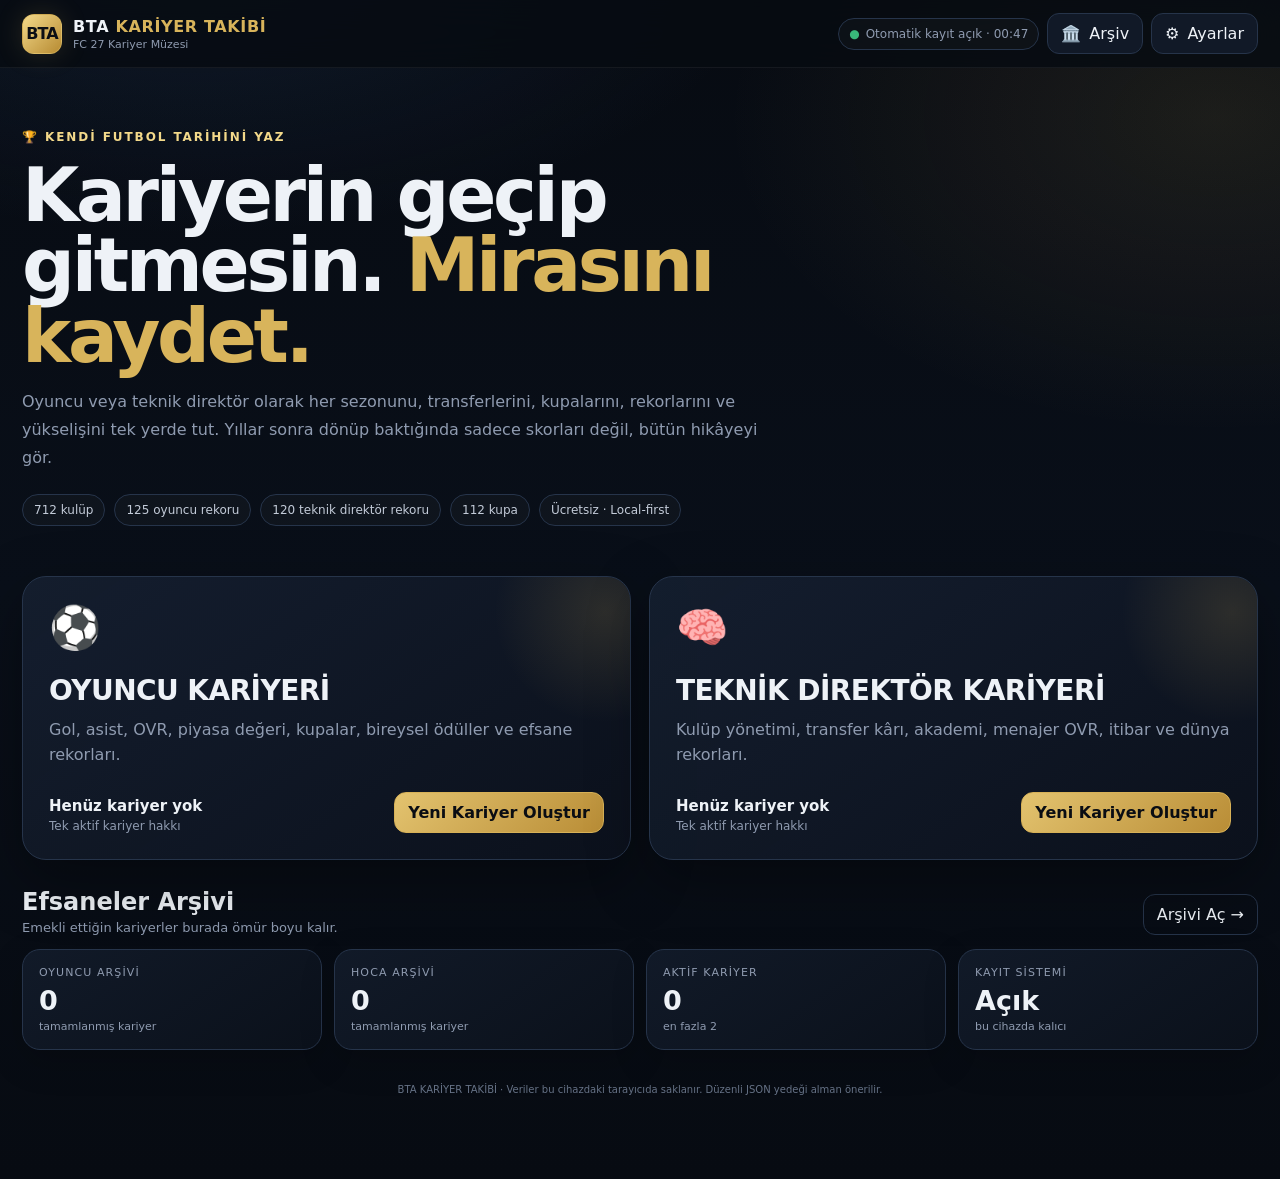
<file: bta-career/index.html>
<!doctype html>
<html lang="tr">
<head>
  <meta charset="utf-8">
  <meta name="viewport" content="width=device-width,initial-scale=1,viewport-fit=cover">
  <meta name="theme-color" content="#070b12">
  <meta name="description" content="BTA KARİYER TAKİBİ — FC 27 oyuncu ve teknik direktör kariyer müzesi.">
  <title>BTA KARİYER TAKİBİ</title>
  <link rel="stylesheet" href="./styles.css">
</head>
<body>
  <div id="app"></div>
  <div id="modal" class="modal-backdrop" aria-hidden="true"></div>
  <div id="toast" class="toast-zone" aria-live="polite"></div>
  <script src="./data.js"></script>
  <script src="./app.js"></script>
</body>
</html>
</file>
<file: bta-career/styles.css>
:root{
  --bg:#070b12;--bg2:#0c1220;--card:#111927;--card2:#162132;--line:#26344a;
  --text:#eef2f7;--muted:#8f9bb0;--gold:#d8b45b;--gold2:#f3d98a;--silver:#c3cbd8;
  --green:#39b77a;--red:#ef5f67;--blue:#62a7ff;--orange:#f0a35e;--purple:#9c7cff;
  --shadow:0 20px 60px rgba(0,0,0,.35);--r:18px;
}
*{box-sizing:border-box}html{background:var(--bg);color-scheme:dark;scroll-behavior:smooth}
body{margin:0;color:var(--text);font-family:Inter,ui-sans-serif,system-ui,-apple-system,BlinkMacSystemFont,"Segoe UI",sans-serif;background:
radial-gradient(900px 450px at 15% -5%,rgba(45,75,120,.24),transparent 65%),
radial-gradient(700px 450px at 95% 10%,rgba(216,180,91,.10),transparent 70%),
linear-gradient(180deg,#070b12,#090f19 50%,#070b12);min-height:100vh}
button,input,select,textarea{font:inherit}button{cursor:pointer}a{color:inherit}
#app{min-height:100vh}.shell{max-width:1440px;margin:0 auto;padding:0 22px 84px}
.topbar{position:sticky;top:0;z-index:40;background:rgba(7,11,18,.82);backdrop-filter:blur(18px);border-bottom:1px solid rgba(255,255,255,.06)}
.topbar-inner{max-width:1440px;margin:0 auto;display:flex;align-items:center;gap:18px;padding:13px 22px}
.brand{display:flex;align-items:center;gap:11px;min-width:0}.brandmark{width:40px;height:40px;border:1px solid rgba(216,180,91,.55);border-radius:12px;display:grid;place-items:center;font-weight:900;letter-spacing:-.06em;color:#0b0e14;background:linear-gradient(135deg,var(--gold2),#b78b32);box-shadow:0 0 28px rgba(216,180,91,.16)}
.brandtext{font-weight:900;letter-spacing:.04em}.brandtext span{color:var(--gold)}.subbrand{font-size:11px;color:var(--muted);margin-top:2px}
.top-actions{margin-left:auto;display:flex;align-items:center;gap:8px}.save-pill{font-size:12px;color:var(--muted);padding:8px 10px;border:1px solid var(--line);border-radius:999px;background:rgba(255,255,255,.025)}
.save-pill.ok::before{content:"●";color:var(--green);margin-right:6px}
.icon-btn,.btn{border:1px solid var(--line);background:var(--card);color:var(--text);border-radius:12px;padding:10px 13px;transition:.18s ease;display:inline-flex;align-items:center;justify-content:center;gap:8px}
.icon-btn:hover,.btn:hover{transform:translateY(-1px);border-color:#435675;background:#162133}.btn.primary{background:linear-gradient(135deg,#e3c36f,#b98d36);border-color:#d7b157;color:#0a0d13;font-weight:800}
.btn.ghost{background:transparent}.btn.danger{border-color:rgba(239,95,103,.35);color:#ff9da3;background:rgba(239,95,103,.07)}.btn.sm{padding:7px 10px;font-size:12px;border-radius:10px}
.hero{padding:58px 0 26px}.eyebrow{display:inline-flex;gap:8px;align-items:center;color:var(--gold2);font-size:12px;font-weight:800;letter-spacing:.16em;text-transform:uppercase}
.hero h1{font-size:clamp(38px,6vw,74px);line-height:.95;margin:15px 0 17px;letter-spacing:-.045em;max-width:920px}.hero h1 em{font-style:normal;color:var(--gold)}
.hero p{max-width:740px;color:var(--muted);font-size:16px;line-height:1.75}.hero-statline{display:flex;flex-wrap:wrap;gap:9px;margin-top:22px}.mini-chip{border:1px solid var(--line);background:rgba(255,255,255,.025);padding:8px 11px;border-radius:999px;color:var(--silver);font-size:12px}
.mode-grid{display:grid;grid-template-columns:repeat(2,minmax(0,1fr));gap:18px;margin:24px 0}.mode-card{position:relative;overflow:hidden;border:1px solid var(--line);background:linear-gradient(145deg,rgba(20,30,47,.94),rgba(11,17,28,.92));border-radius:24px;padding:26px;box-shadow:var(--shadow);min-height:280px;display:flex;flex-direction:column}.mode-card:after{content:"";position:absolute;width:230px;height:230px;border-radius:50%;right:-90px;top:-80px;background:radial-gradient(circle,rgba(216,180,91,.15),transparent 68%);pointer-events:none}
.mode-icon{font-size:42px;margin-bottom:22px}.mode-card h2{font-size:28px;letter-spacing:-.02em;margin:0 0 10px}.mode-card p{color:var(--muted);line-height:1.6;margin:0}.mode-card .mode-meta{margin-top:auto;display:flex;justify-content:space-between;align-items:end;gap:16px;padding-top:24px}.mode-status{font-size:12px;color:var(--muted)}.mode-status strong{display:block;font-size:15px;color:var(--text);margin-bottom:4px}
.section{margin-top:28px}.section-title{display:flex;align-items:end;justify-content:space-between;gap:14px;margin:0 0 14px}.section-title h2,.section-title h3{margin:0}.section-title p{margin:4px 0 0;color:var(--muted);font-size:13px}
.quick-grid,.stat-grid{display:grid;grid-template-columns:repeat(4,minmax(0,1fr));gap:12px}.stat-card,.panel{border:1px solid var(--line);background:linear-gradient(145deg,rgba(18,27,42,.92),rgba(11,17,27,.94));border-radius:var(--r);box-shadow:0 12px 35px rgba(0,0,0,.18)}
.stat-card{padding:16px}.stat-label{font-size:11px;text-transform:uppercase;letter-spacing:.1em;color:var(--muted)}.stat-value{font-size:27px;font-weight:900;margin-top:6px}.stat-sub{font-size:11px;color:var(--muted);margin-top:4px}
.panel{padding:18px}.panel.soft{background:rgba(17,25,39,.72)}.panel h3{margin:0 0 12px;font-size:16px}.panel p{color:var(--muted);line-height:1.6}
.career-head{display:grid;grid-template-columns:330px 1fr;gap:18px;margin-top:24px}.profile-card{position:relative;overflow:hidden}.profile-banner{height:106px;margin:-18px -18px 0;background:linear-gradient(135deg,#2b3d59,#121a28 52%,#8d6d30);opacity:.9}.profile-content{padding-top:0}.avatar-wrap{width:108px;height:108px;border-radius:24px;border:5px solid var(--card);margin-top:-54px;overflow:hidden;background:#202c3e;display:grid;place-items:center;font-size:35px;font-weight:900;color:var(--gold2)}.avatar-wrap img{width:100%;height:100%;object-fit:cover}.profile-name{font-size:26px;font-weight:900;margin:13px 0 2px}.profile-line{color:var(--muted);font-size:13px}.profile-tags{display:flex;flex-wrap:wrap;gap:7px;margin-top:13px}.tag,.badge{display:inline-flex;align-items:center;gap:5px;padding:6px 8px;border-radius:9px;border:1px solid var(--line);background:rgba(255,255,255,.025);font-size:11px;color:var(--silver)}
.badge.gold{border-color:rgba(216,180,91,.36);color:var(--gold2);background:rgba(216,180,91,.07)}.badge.green{color:#8ce1b7;border-color:rgba(57,183,122,.35);background:rgba(57,183,122,.07)}.badge.red{color:#ff9da3;border-color:rgba(239,95,103,.35);background:rgba(239,95,103,.07)}
.chart-grid{display:grid;grid-template-columns:repeat(2,minmax(0,1fr));gap:12px}.chart-box{min-height:235px}.chart-head{display:flex;justify-content:space-between;align-items:center;margin-bottom:8px}.chart-title{font-size:13px;font-weight:800}.chart-last{font-size:22px;font-weight:900;color:var(--gold2)}
.chart{width:100%;height:170px;display:block}.chart .grid{stroke:#26364c;stroke-width:1}.chart .line{fill:none;stroke:var(--gold);stroke-width:3;filter:drop-shadow(0 0 6px rgba(216,180,91,.24))}.chart .dot{fill:#101827;stroke:var(--gold2);stroke-width:2}.chart text{fill:#7f8b9d;font-size:9px}
.tabs-wrap{position:sticky;top:67px;z-index:30;background:linear-gradient(180deg,rgba(7,11,18,.97) 75%,rgba(7,11,18,0));padding:15px 0 20px;margin-top:10px}.tabs{display:flex;gap:7px;overflow-x:auto;padding-bottom:3px;scrollbar-width:none}.tabs::-webkit-scrollbar{display:none}.tab{flex:0 0 auto;border:1px solid var(--line);background:#0e1623;color:var(--muted);padding:9px 12px;border-radius:11px;font-size:12px;font-weight:700}.tab.active{color:#11151c;background:linear-gradient(135deg,var(--gold2),#bb8c35);border-color:transparent}
.two-col{display:grid;grid-template-columns:minmax(0,1.5fr) minmax(300px,.8fr);gap:14px}.three-col{display:grid;grid-template-columns:repeat(3,minmax(0,1fr));gap:12px}
.list{display:flex;flex-direction:column;gap:9px}.list-row{border:1px solid var(--line);background:rgba(255,255,255,.018);border-radius:13px;padding:13px;display:flex;align-items:center;gap:12px}.list-main{min-width:0;flex:1}.list-title{font-weight:800;font-size:13px}.list-sub{color:var(--muted);font-size:11px;margin-top:4px;line-height:1.45}.list-actions{display:flex;gap:6px;flex-wrap:wrap;justify-content:flex-end}
.empty{border:1px dashed #30425d;border-radius:16px;padding:32px;text-align:center;color:var(--muted)}.empty .big{font-size:34px;margin-bottom:8px}
.progress-row{margin:11px 0}.progress-top{display:flex;justify-content:space-between;gap:10px;font-size:12px;margin-bottom:6px}.progress-track{height:9px;border-radius:999px;background:#090e17;border:1px solid #223049;overflow:hidden}.progress-fill{height:100%;border-radius:inherit;background:linear-gradient(90deg,#8a6a2c,var(--gold2));transition:width .3s}
.meter-grid{display:grid;grid-template-columns:repeat(5,minmax(0,1fr));gap:10px}.meter{padding:14px;border:1px solid var(--line);border-radius:14px;background:rgba(255,255,255,.02)}.meter .m-name{font-size:11px;color:var(--muted)}.meter .m-val{font-size:22px;font-weight:900;margin:6px 0}.meter.good .m-val{color:#8ce1b7}.meter.mid .m-val{color:var(--gold2)}.meter.bad .m-val{color:#ff9da3}
.trophy-grid{display:grid;grid-template-columns:repeat(5,minmax(0,1fr));gap:10px}.trophy-card{border:1px solid var(--line);border-radius:15px;padding:13px;min-height:128px;background:rgba(255,255,255,.02);position:relative;overflow:hidden}.trophy-card.locked{filter:grayscale(1);opacity:.47}.trophy-card.won{border-color:rgba(216,180,91,.43);background:linear-gradient(145deg,rgba(216,180,91,.09),rgba(255,255,255,.02))}.trophy-icon{font-size:25px}.trophy-name{font-size:12px;font-weight:800;margin-top:8px;line-height:1.3}.trophy-sub{font-size:10px;color:var(--muted);margin-top:5px}.trophy-count{position:absolute;right:9px;top:9px;border-radius:999px;background:rgba(216,180,91,.16);color:var(--gold2);padding:4px 7px;font-size:10px;font-weight:800}
.record-toolbar{display:flex;gap:8px;flex-wrap:wrap;margin-bottom:12px}.search{flex:1;min-width:180px}.input,.select,.textarea{width:100%;border:1px solid #2a3a52;background:#0b121d;color:var(--text);border-radius:11px;padding:10px 11px;outline:none}.input:focus,.select:focus,.textarea:focus{border-color:#9d813f;box-shadow:0 0 0 3px rgba(216,180,91,.08)}.textarea{min-height:90px;resize:vertical}
.form-grid{display:grid;grid-template-columns:repeat(2,minmax(0,1fr));gap:12px}.field label{display:block;font-size:11px;color:var(--muted);margin:0 0 6px;font-weight:700}.field.span2{grid-column:span 2}.hint{font-size:10px;color:#718096;margin-top:5px}
.record-list{display:grid;grid-template-columns:repeat(2,minmax(0,1fr));gap:10px}.record-card{border:1px solid var(--line);border-radius:15px;padding:14px;background:rgba(255,255,255,.018)}.record-card.target{border-color:rgba(216,180,91,.5);box-shadow:inset 0 0 0 1px rgba(216,180,91,.08)}.record-head{display:flex;justify-content:space-between;gap:10px}.record-title{font-size:13px;font-weight:850;line-height:1.35}.record-holder{font-size:11px;color:var(--gold2);margin-top:4px}.record-desc{font-size:11px;color:var(--muted);line-height:1.5;margin:9px 0}.record-foot{display:flex;align-items:center;justify-content:space-between;gap:8px;flex-wrap:wrap}
.story{position:relative;border-left:2px solid rgba(216,180,91,.45);padding:3px 0 3px 17px;margin:0 0 16px}.story-date{font-size:10px;color:var(--gold2);text-transform:uppercase;letter-spacing:.1em}.story-title{font-size:16px;font-weight:900;margin:4px 0}.story p{margin:0;color:var(--muted);font-size:12px;line-height:1.65}
.legacy-hero{border:1px solid rgba(216,180,91,.36);background:radial-gradient(circle at 80% 0,rgba(216,180,91,.18),transparent 30%),linear-gradient(145deg,#151d2b,#0c121d);border-radius:24px;padding:28px}.legacy-score{font-size:64px;font-weight:950;color:var(--gold2);letter-spacing:-.06em}.legacy-title{font-size:24px;font-weight:900}
.archive-grid{display:grid;grid-template-columns:repeat(3,minmax(0,1fr));gap:13px}.archive-card{border:1px solid var(--line);border-radius:18px;padding:17px;background:linear-gradient(145deg,#101827,#0b111b)}.archive-card h3{margin:8px 0 3px}.archive-card p{font-size:11px;color:var(--muted);line-height:1.5}
.table-wrap{overflow:auto;border:1px solid var(--line);border-radius:14px}.table{width:100%;border-collapse:collapse;min-width:660px}.table th,.table td{padding:10px 12px;border-bottom:1px solid var(--line);font-size:11px;text-align:left}.table th{color:var(--muted);font-size:10px;text-transform:uppercase;letter-spacing:.08em;background:#0d1521}.table tr:last-child td{border-bottom:0}
.modal-backdrop{position:fixed;inset:0;background:rgba(0,0,0,.7);backdrop-filter:blur(5px);display:none;align-items:center;justify-content:center;padding:18px;z-index:100}.modal-backdrop.open{display:flex}.modal{width:min(820px,100%);max-height:90vh;overflow:auto;border:1px solid #32445f;border-radius:20px;background:#0e1622;box-shadow:0 30px 90px rgba(0,0,0,.6)}.modal-head{display:flex;align-items:center;gap:12px;padding:18px 20px;border-bottom:1px solid var(--line);position:sticky;top:0;background:rgba(14,22,34,.96);backdrop-filter:blur(12px);z-index:2}.modal-head h2{font-size:18px;margin:0}.modal-close{margin-left:auto}.modal-body{padding:20px}.modal-actions{display:flex;justify-content:flex-end;gap:8px;margin-top:18px}
.toast-zone{position:fixed;right:16px;bottom:16px;display:flex;flex-direction:column;gap:8px;z-index:150}.toast{min-width:230px;max-width:360px;background:#152032;border:1px solid #334763;padding:11px 13px;border-radius:12px;box-shadow:var(--shadow);font-size:12px}.toast.ok{border-color:rgba(57,183,122,.4)}.toast.err{border-color:rgba(239,95,103,.45)}
.danger-zone{border:1px solid rgba(239,95,103,.27);background:rgba(239,95,103,.035);border-radius:16px;padding:17px}.gold-line{height:1px;background:linear-gradient(90deg,transparent,rgba(216,180,91,.55),transparent);margin:24px 0}
.switchline{display:flex;justify-content:space-between;align-items:center;gap:14px;padding:11px 0;border-bottom:1px solid var(--line)}.switchline:last-child{border-bottom:0}
.kpi{font-weight:900;color:var(--gold2)}.pos{color:#8ce1b7}.neg{color:#ff9da3}
.footer-note{padding:34px 0 0;color:#667286;font-size:10px;text-align:center}
@media(max-width:1050px){
 .trophy-grid{grid-template-columns:repeat(4,minmax(0,1fr))}.quick-grid,.stat-grid{grid-template-columns:repeat(2,minmax(0,1fr))}.career-head{grid-template-columns:280px 1fr}.meter-grid{grid-template-columns:repeat(3,minmax(0,1fr))}
}
@media(max-width:760px){
 .shell{padding:0 14px 96px}.topbar-inner{padding:10px 14px}.brandtext{font-size:13px}.subbrand{display:none}.save-pill{display:none}.hero{padding-top:36px}.hero p{font-size:14px}.mode-grid,.career-head,.two-col,.three-col,.record-list,.archive-grid,.chart-grid{grid-template-columns:1fr}.mode-card{min-height:230px}.quick-grid,.stat-grid{grid-template-columns:repeat(2,minmax(0,1fr))}.trophy-grid{grid-template-columns:repeat(2,minmax(0,1fr))}.meter-grid{grid-template-columns:repeat(2,minmax(0,1fr))}.form-grid{grid-template-columns:1fr}.field.span2{grid-column:span 1}.tabs-wrap{top:61px}.panel{padding:14px}.profile-banner{margin:-14px -14px 0}.legacy-score{font-size:52px}.modal{border-radius:18px;max-height:94vh}.modal-body{padding:15px}.modal-head{padding:14px 15px}.top-actions .btn-label{display:none}
}
@media(max-width:390px){
 .quick-grid,.stat-grid{grid-template-columns:1fr 1fr}.trophy-grid{grid-template-columns:1fr 1fr}.mode-card{padding:20px}.hero h1{font-size:39px}
}
</file>
